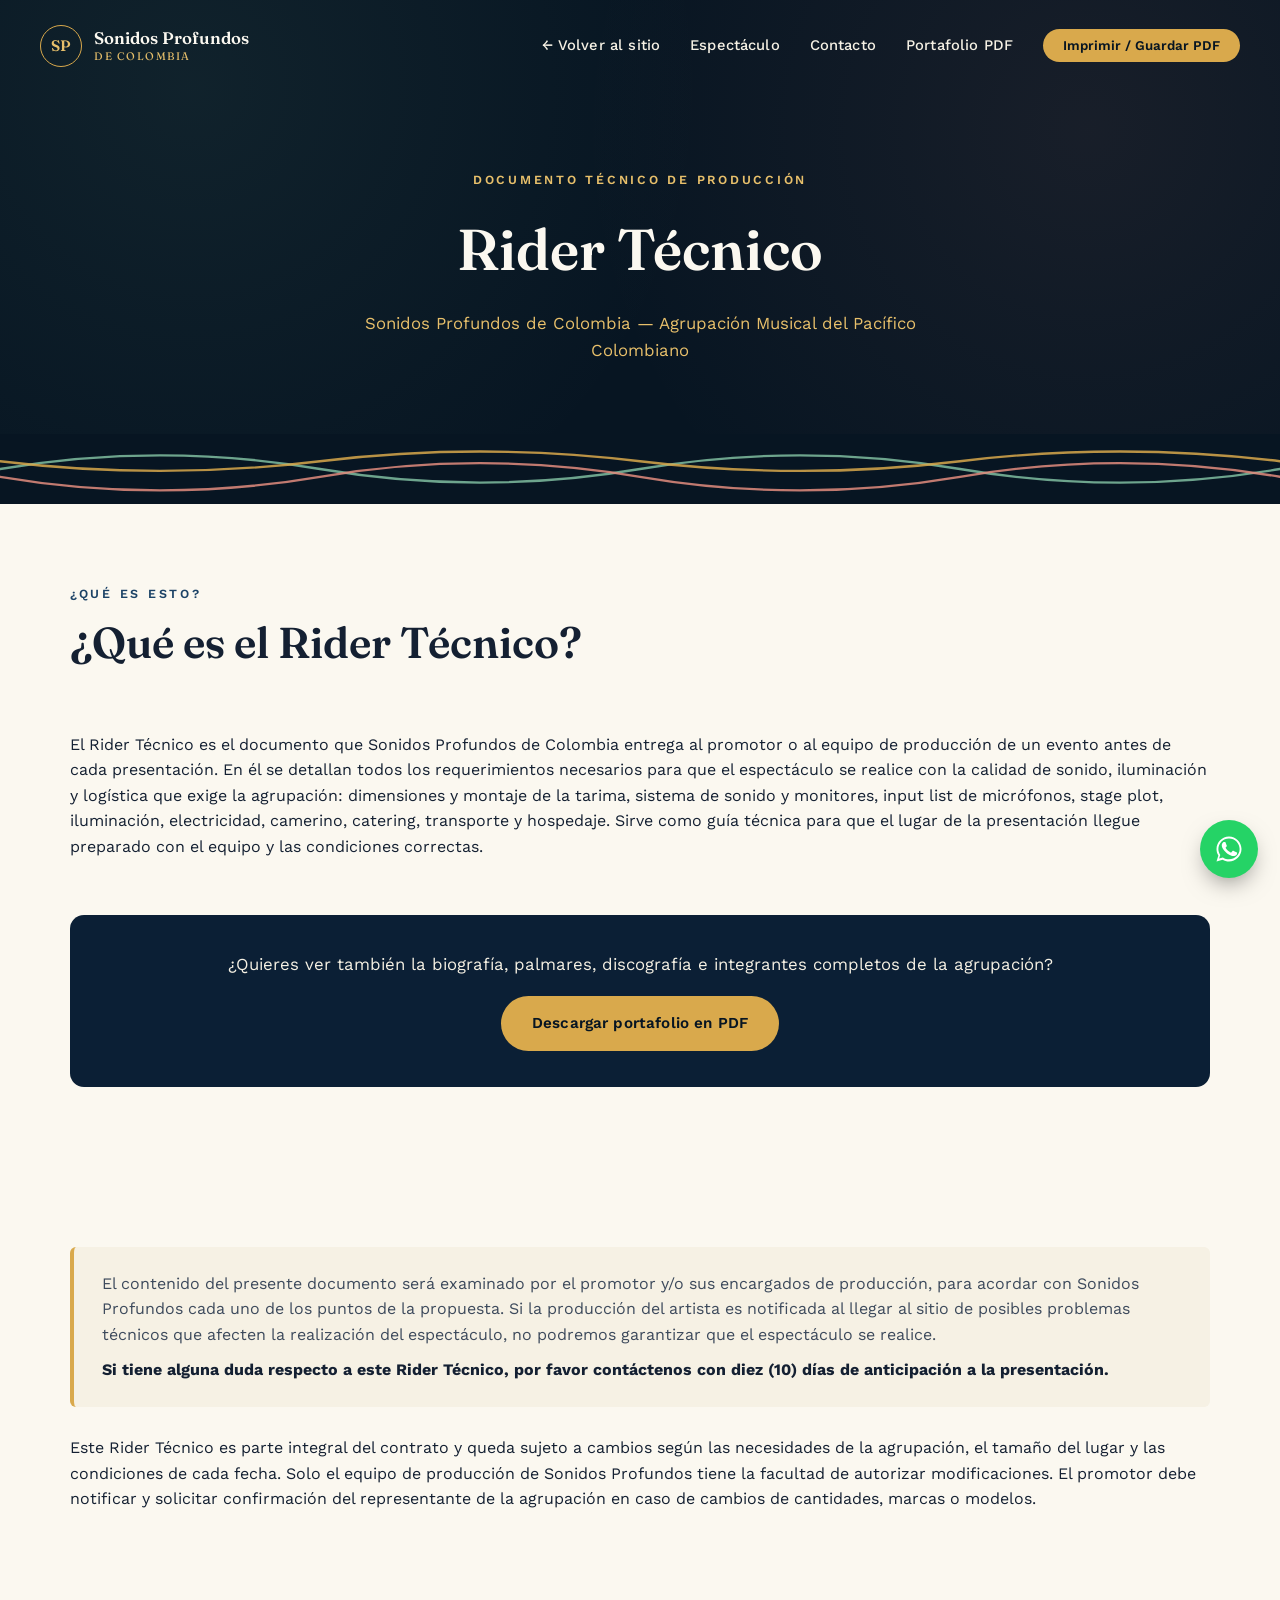
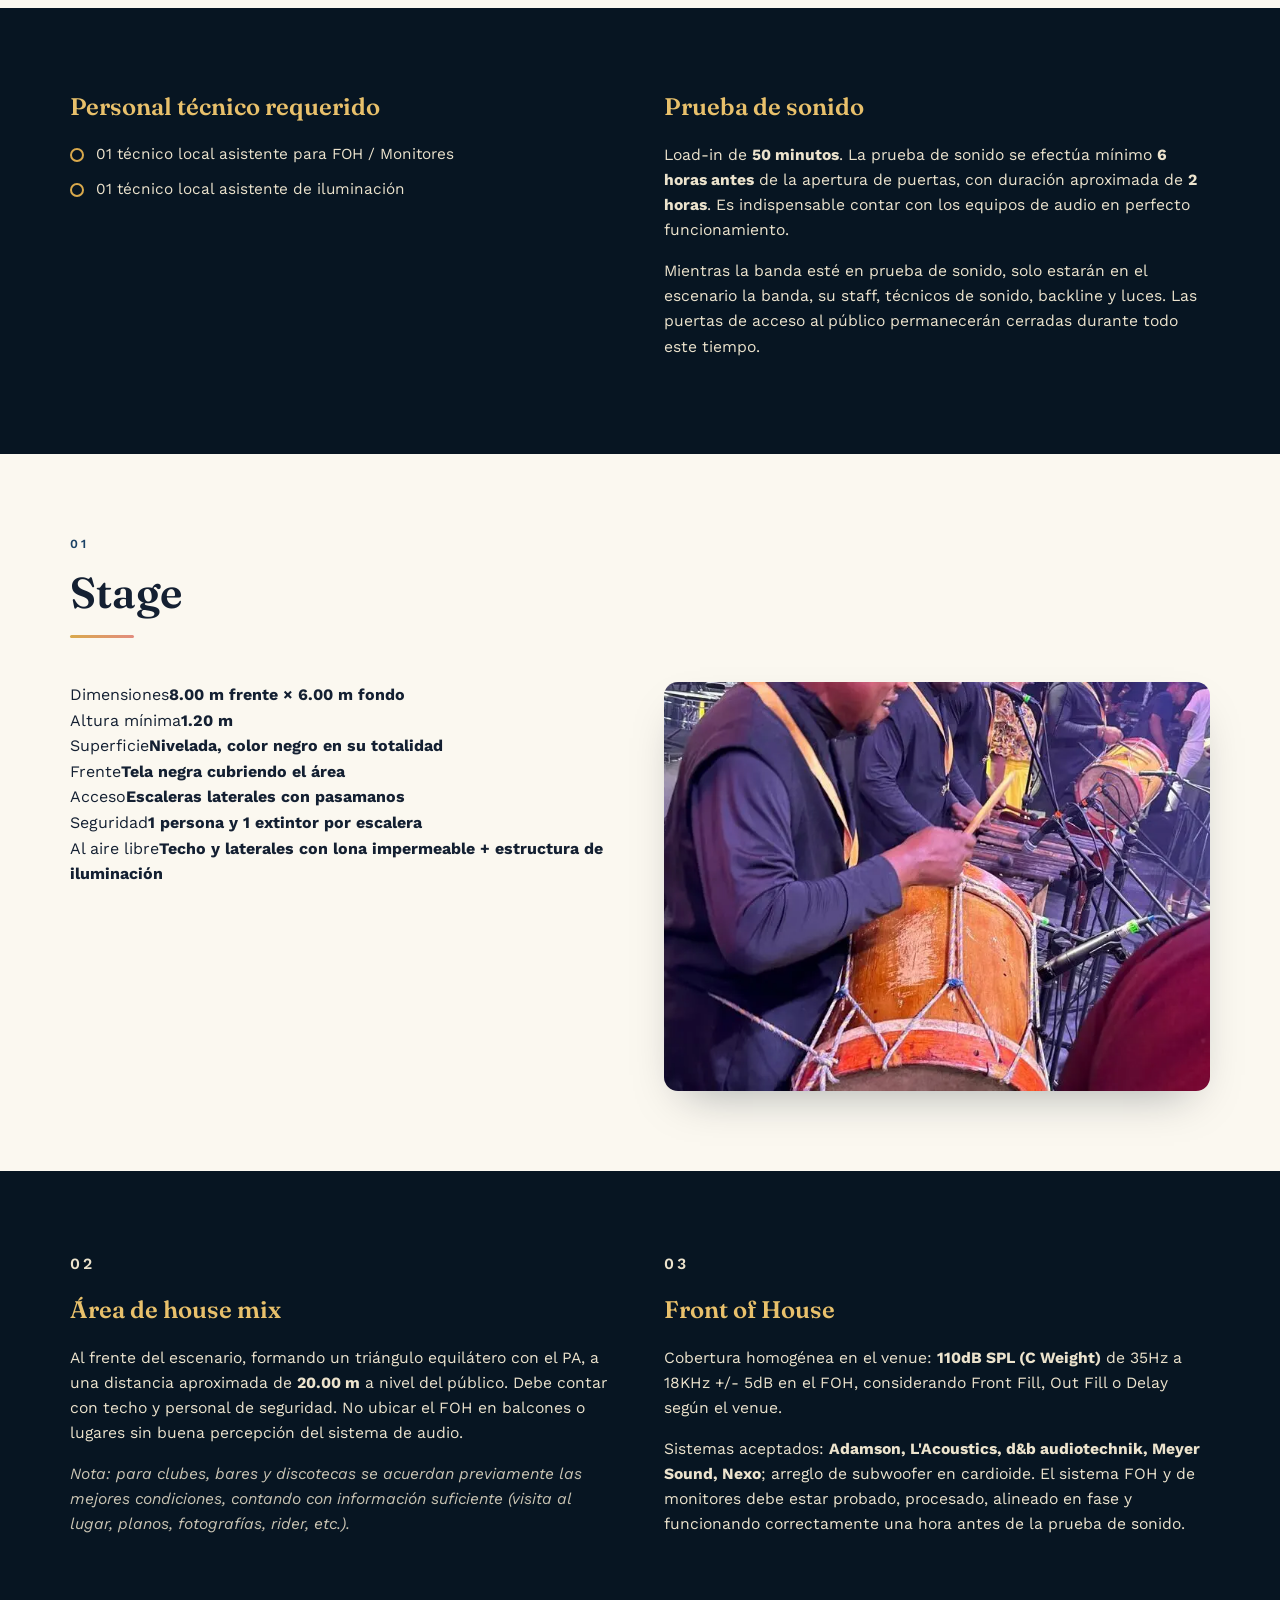
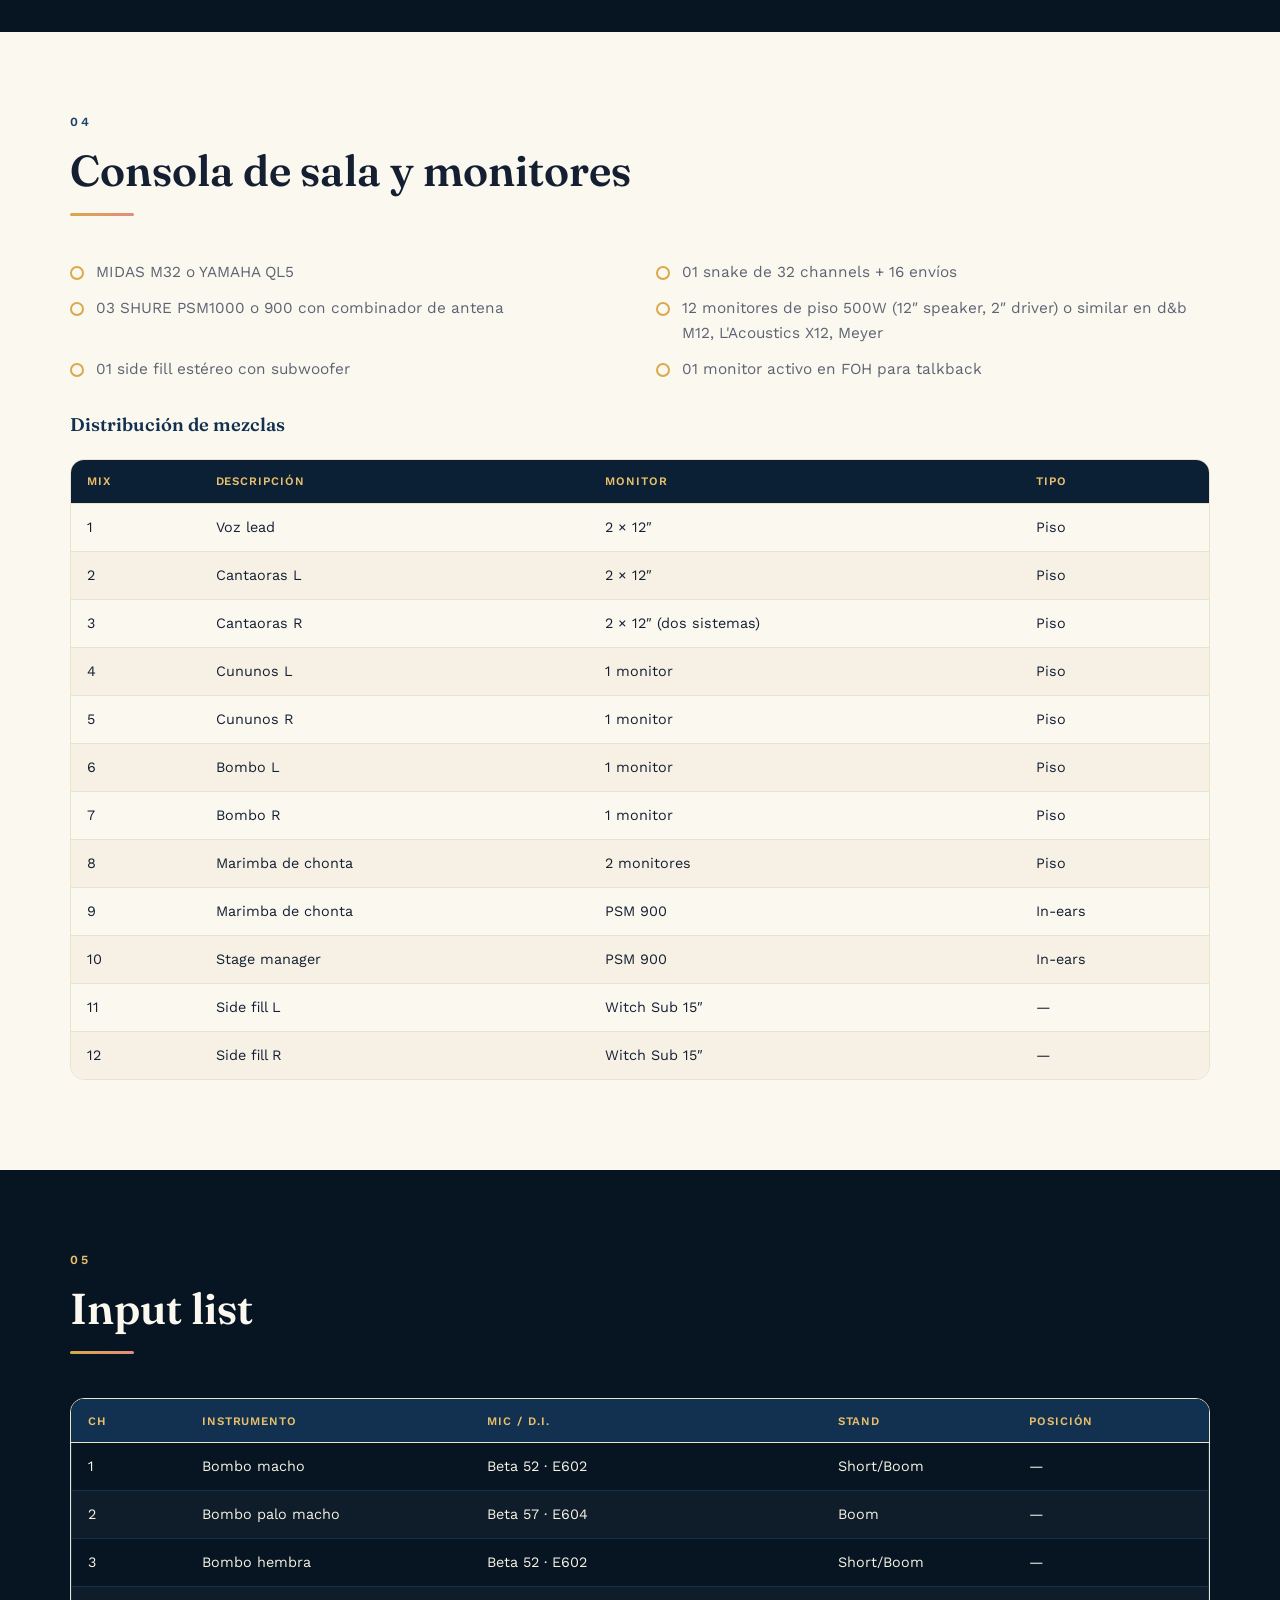
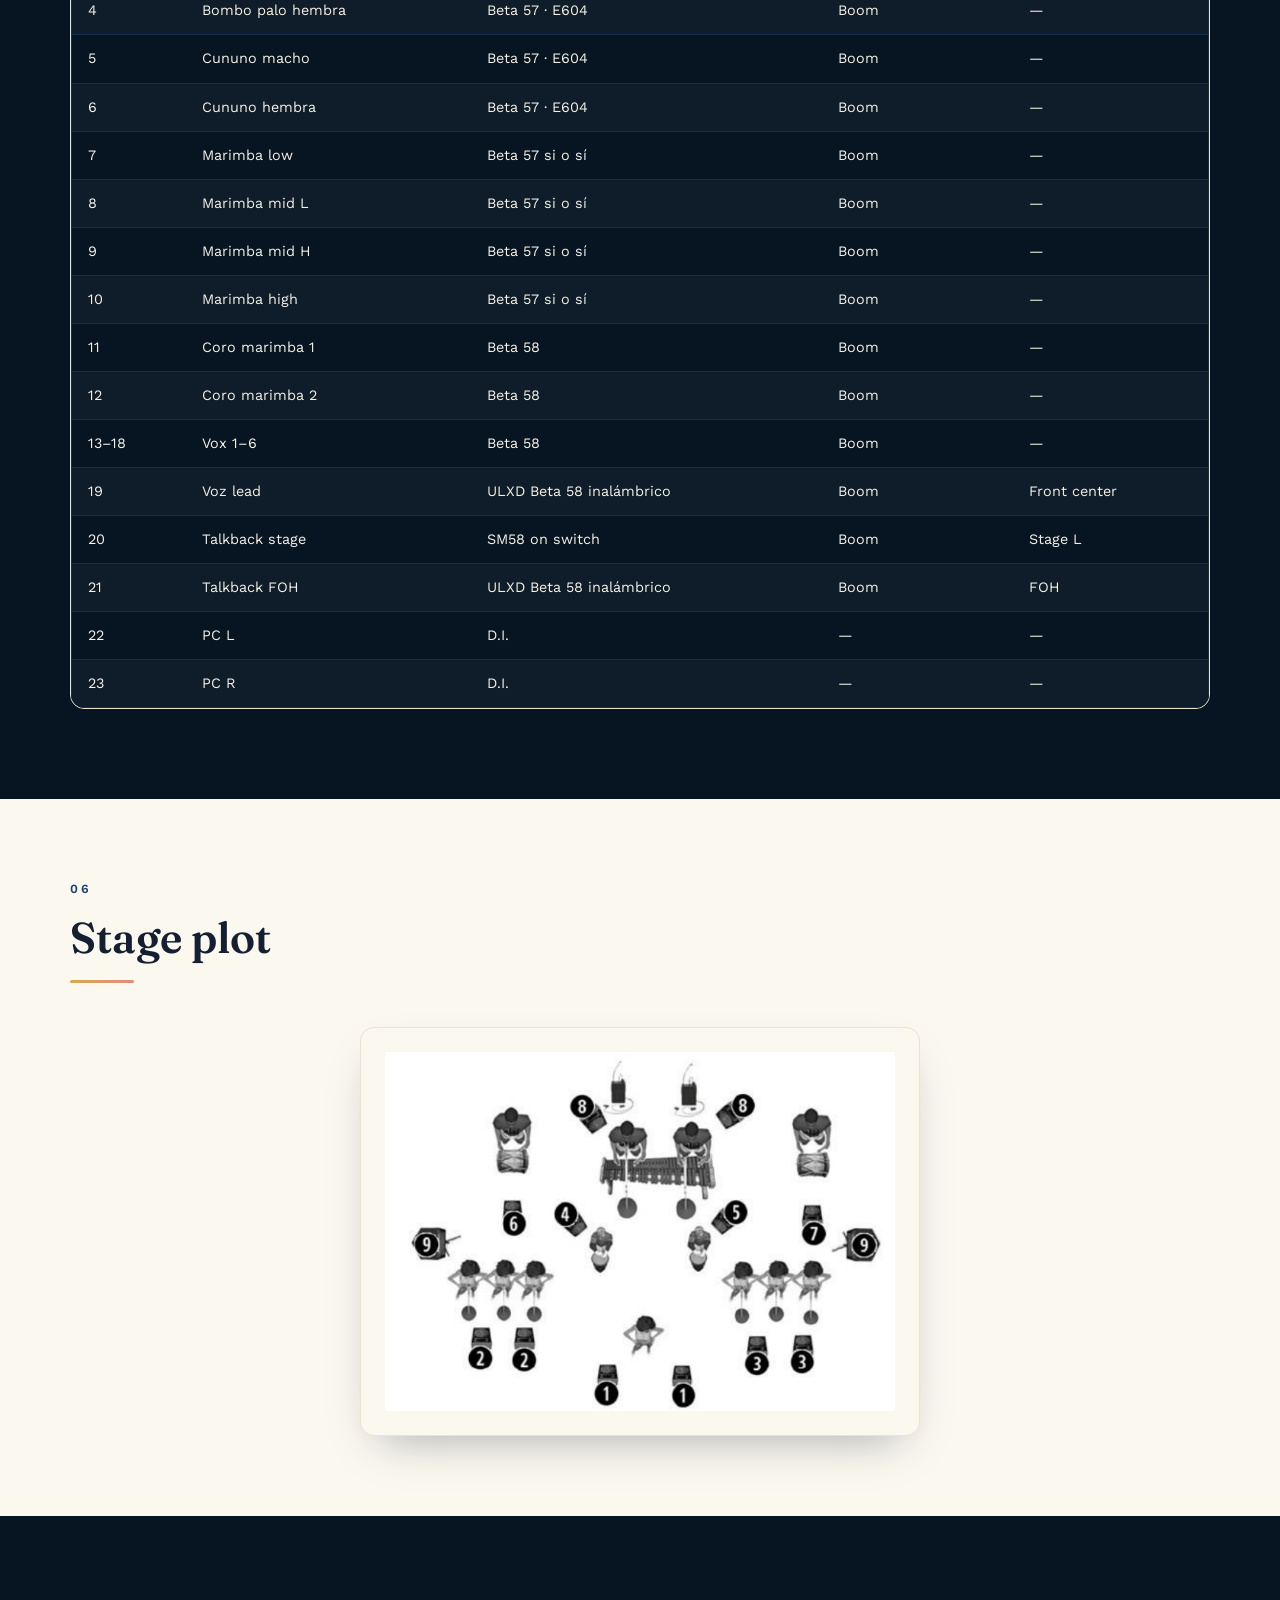
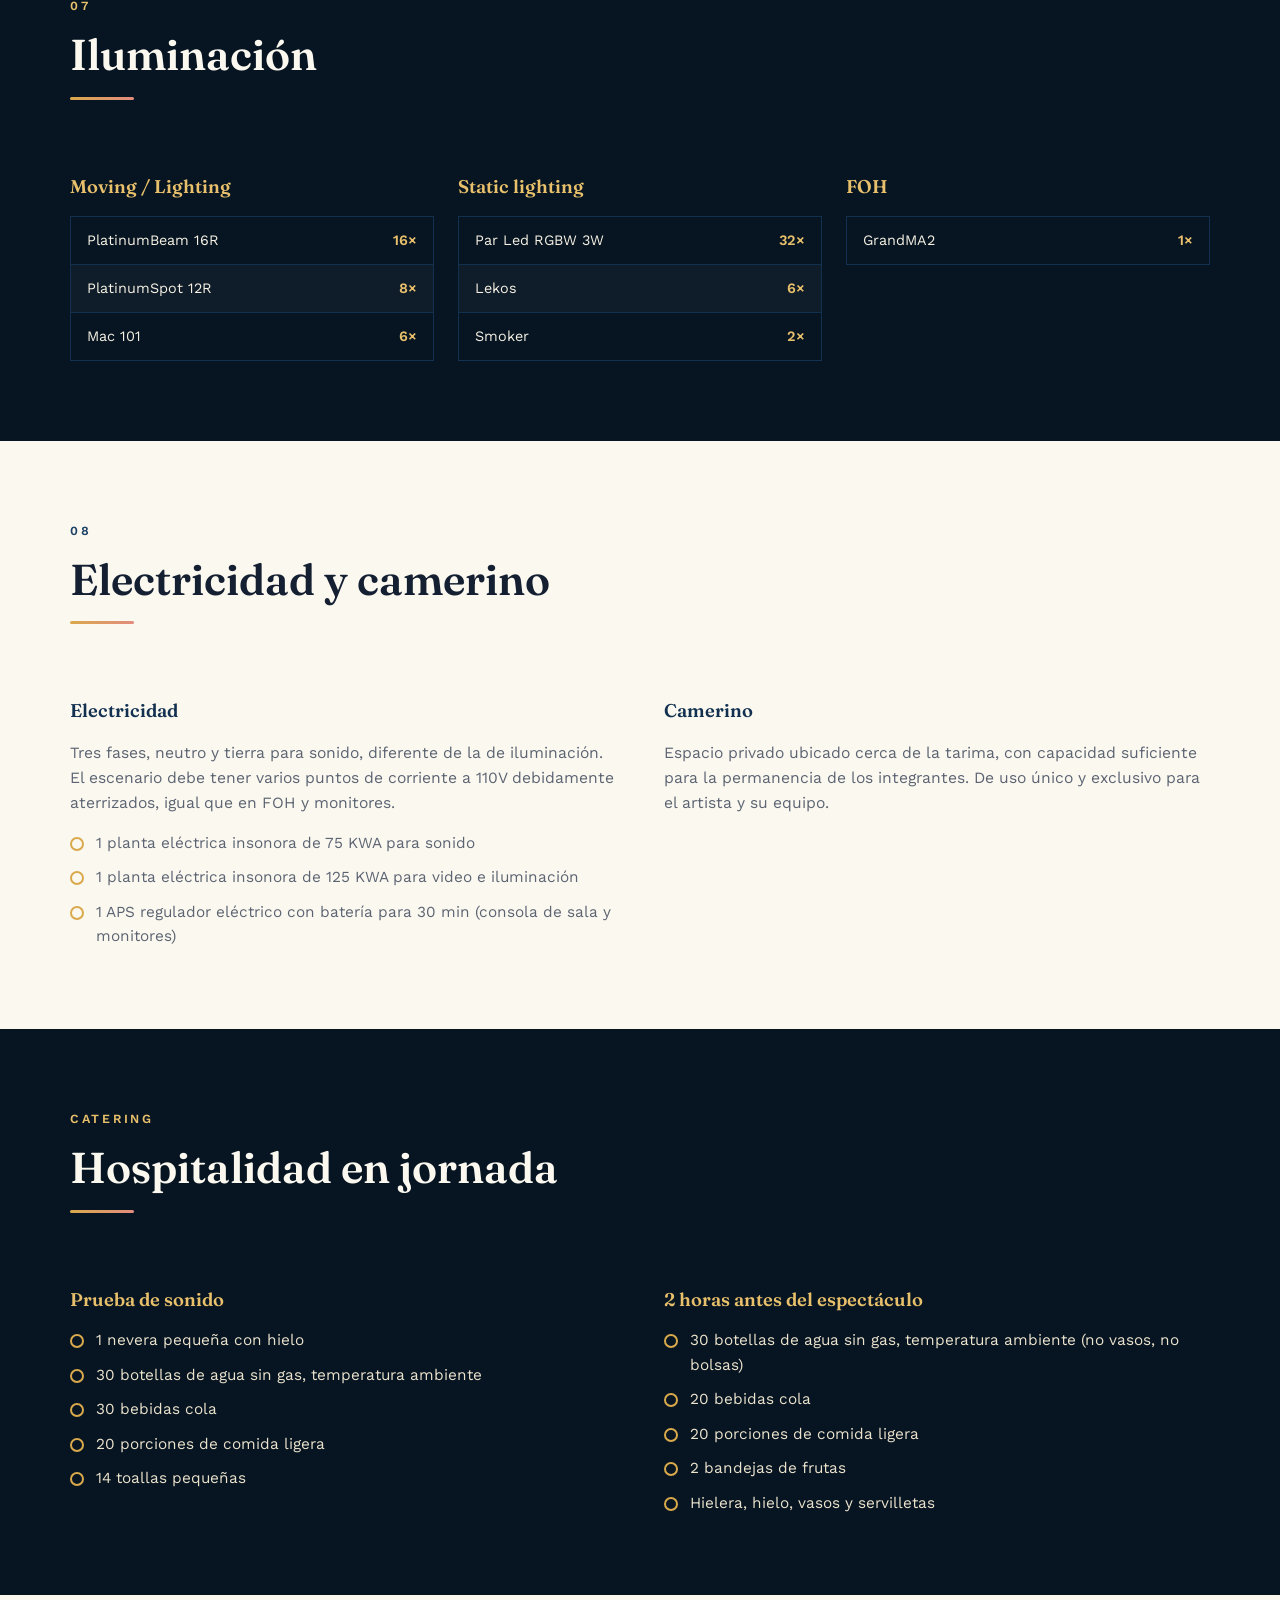
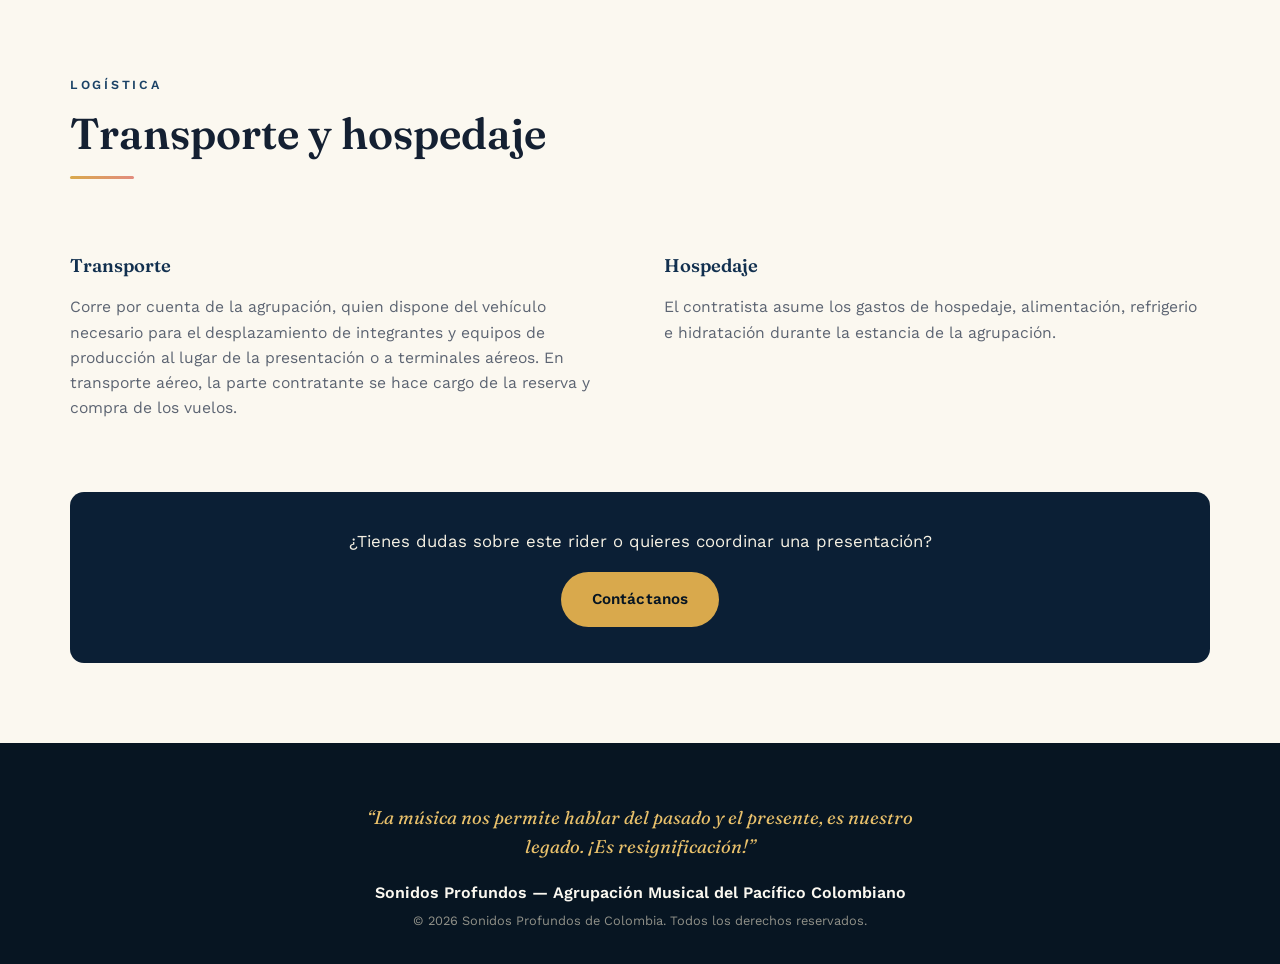
<file: rider-tecnico.html>
<!DOCTYPE html>
<html lang="es">
<head>
<meta charset="UTF-8">
<meta name="viewport" content="width=device-width, initial-scale=1.0">
<title>Rider Técnico — Sonidos Profundos de Colombia</title>
<meta name="description" content="Rider técnico oficial de Sonidos Profundos de Colombia: requerimientos de tarima, sonido, iluminación, stage plot, input list, electricidad y logística para producción de eventos.">
<meta name="theme-color" content="#0b1f35">
<meta name="robots" content="noindex">

<!-- Open Graph / Facebook / WhatsApp -->
<meta property="og:type" content="website">
<meta property="og:site_name" content="Sonidos Profundos de Colombia">
<meta property="og:title" content="Rider Técnico — Sonidos Profundos de Colombia">
<meta property="og:description" content="Requerimientos de tarima, sonido, iluminación, stage plot, input list, electricidad y logística para producción de eventos.">
<meta property="og:image" content="https://sonidosprofundos.example.com/images/stage-plot.png">
<meta property="og:locale" content="es_CO">

<!-- Twitter Card -->
<meta name="twitter:card" content="summary_large_image">
<meta name="twitter:title" content="Rider Técnico — Sonidos Profundos de Colombia">
<meta name="twitter:description" content="Requerimientos de tarima, sonido, iluminación, stage plot, input list, electricidad y logística para producción de eventos.">
<meta name="twitter:image" content="https://sonidosprofundos.example.com/images/stage-plot.png">

<!-- Favicon -->
<link rel="icon" type="image/svg+xml" href="images/favicon.svg">
<link rel="icon" type="image/png" sizes="16x16" href="images/favicon-16.png">
<link rel="icon" type="image/png" sizes="32x32" href="images/favicon-32.png">
<link rel="apple-touch-icon" sizes="180x180" href="images/favicon-180.png">

<link rel="preconnect" href="https://fonts.googleapis.com">
<link rel="preconnect" href="https://fonts.gstatic.com" crossorigin>
<link href="https://fonts.googleapis.com/css2?family=Fraunces:ital,opsz,wght@0,9..144,400;0,9..144,500;0,9..144,600;0,9..144,700;1,9..144,500&family=Work+Sans:wght@300;400;500;600;700&display=swap" rel="stylesheet">

<link rel="stylesheet" href="css/styles.css">
<link rel="stylesheet" href="css/rider.css">
</head>
<body>

<a href="#main-content" class="skip-link">Saltar al contenido principal</a>

<header class="site-header is-scrolled" id="siteHeader">
  <div class="header-inner">
    <a href="index.html" class="brand">
      <span class="brand__mark">SP</span>
      <span class="brand__name">Sonidos Profundos<em>de Colombia</em></span>
    </a>

    <nav class="main-nav" id="mainNav">
      <a href="index.html">← Volver al sitio</a>
      <a href="index.html#espectaculo">Espectáculo</a>
      <a href="index.html#contacto">Contacto</a>
      <a href="docs/Sonidos_Profundos_Portafolio.pdf" target="_blank" rel="noopener">Portafolio PDF</a>
      <button class="nav-cta print-btn" type="button" onclick="window.print()">Imprimir / Guardar PDF</button>
    </nav>

    <button class="nav-toggle" id="navToggle" aria-label="Abrir menú" aria-expanded="false" aria-controls="mainNav">
      <span></span><span></span><span></span>
    </button>
  </div>
</header>

<div class="nav-overlay" id="navOverlay" aria-hidden="true"></div>

<main id="main-content">

  <!-- RIDER HERO -->
  <section class="rider-hero">
    <div class="container">
      <p class="eyebrow eyebrow--light">Documento técnico de producción</p>
      <h1 class="rider-hero__title">Rider Técnico</h1>
      <p class="rider-hero__subtitle">Sonidos Profundos de Colombia — Agrupación Musical del Pacífico Colombiano</p>
    </div>
  </section>

  <div class="river-divider" aria-hidden="true">
    <svg viewBox="0 0 1440 90" preserveAspectRatio="none">
      <path class="river-path river-path--mint" d="M0,45 Q 180,10 360,45 T 720,45 T 1080,45 T 1440,45" />
      <path class="river-path river-path--coral" d="M0,55 Q 180,90 360,55 T 720,55 T 1080,55 T 1440,55" />
      <path class="river-path river-path--gold" d="M0,35 Q 180,60 360,35 T 720,35 T 1080,35 T 1440,35" />
    </svg>
  </div>

  <!-- QUE ES EL RIDER TECNICO -->
  <section class="section section--cream rider-section">
    <div class="container">
      <p class="eyebrow">¿Qué es esto?</p>
      <h2 class="section-title">¿Qué es el Rider Técnico?</h2>
      <p>El Rider Técnico es el documento que Sonidos Profundos de Colombia entrega al promotor o al equipo de producción de un evento antes de cada presentación. En él se detallan todos los requerimientos necesarios para que el espectáculo se realice con la calidad de sonido, iluminación y logística que exige la agrupación: dimensiones y montaje de la tarima, sistema de sonido y monitores, input list de micrófonos, stage plot, iluminación, electricidad, camerino, catering, transporte y hospedaje. Sirve como guía técnica para que el lugar de la presentación llegue preparado con el equipo y las condiciones correctas.</p>

      <div class="rider-cta">
        <p>¿Quieres ver también la biografía, palmares, discografía e integrantes completos de la agrupación?</p>
        <a href="docs/Sonidos_Profundos_Portafolio.pdf" class="btn btn--gold" target="_blank" rel="noopener">Descargar portafolio en PDF</a>
      </div>
    </div>
  </section>

  <!-- AVISO GENERAL -->
  <section class="section section--cream rider-section">
    <div class="container">
      <div class="callout reveal">
        <p>El contenido del presente documento será examinado por el promotor y/o sus encargados de producción, para acordar con Sonidos Profundos cada uno de los puntos de la propuesta. Si la producción del artista es notificada al llegar al sitio de posibles problemas técnicos que afecten la realización del espectáculo, no podremos garantizar que el espectáculo se realice.</p>
        <p><strong>Si tiene alguna duda respecto a este Rider Técnico, por favor contáctenos con diez (10) días de anticipación a la presentación.</strong></p>
      </div>

      <p class="reveal">Este Rider Técnico es parte integral del contrato y queda sujeto a cambios según las necesidades de la agrupación, el tamaño del lugar y las condiciones de cada fecha. Solo el equipo de producción de Sonidos Profundos tiene la facultad de autorizar modificaciones. El promotor debe notificar y solicitar confirmación del representante de la agrupación en caso de cambios de cantidades, marcas o modelos.</p>
    </div>
  </section>

  <!-- PERSONAL Y PRUEBA DE SONIDO -->
  <section class="section section--navy rider-section">
    <div class="container">
      <div class="rider-grid reveal">
        <div class="rider-block">
          <h2 class="rider-heading">Personal técnico requerido</h2>
          <ul class="check-list">
            <li>01 técnico local asistente para FOH / Monitores</li>
            <li>01 técnico local asistente de iluminación</li>
          </ul>
        </div>
        <div class="rider-block">
          <h2 class="rider-heading">Prueba de sonido</h2>
          <p>Load-in de <strong>50 minutos</strong>. La prueba de sonido se efectúa mínimo <strong>6 horas antes</strong> de la apertura de puertas, con duración aproximada de <strong>2 horas</strong>. Es indispensable contar con los equipos de audio en perfecto funcionamiento.</p>
          <p>Mientras la banda esté en prueba de sonido, solo estarán en el escenario la banda, su staff, técnicos de sonido, backline y luces. Las puertas de acceso al público permanecerán cerradas durante todo este tiempo.</p>
        </div>
      </div>
    </div>
  </section>

  <!-- 1. STAGE -->
  <section class="section section--cream rider-section" id="stage">
    <div class="container">
      <p class="eyebrow">01</p>
      <h2 class="section-title reveal">Stage</h2>
      <div class="rider-grid reveal">
        <ul class="spec-list">
          <li><span>Dimensiones</span><strong>8.00 m frente × 6.00 m fondo</strong></li>
          <li><span>Altura mínima</span><strong>1.20 m</strong></li>
          <li><span>Superficie</span><strong>Nivelada, color negro en su totalidad</strong></li>
          <li><span>Frente</span><strong>Tela negra cubriendo el área</strong></li>
          <li><span>Acceso</span><strong>Escaleras laterales con pasamanos</strong></li>
          <li><span>Seguridad</span><strong>1 persona y 1 extintor por escalera</strong></li>
          <li><span>Al aire libre</span><strong>Techo y laterales con lona impermeable + estructura de iluminación</strong></li>
        </ul>
        <figure class="photo-frame">
          <picture><source srcset="images/foto-percusion-detalle.webp" type="image/webp"><img src="images/foto-percusion-detalle.jpg" alt="Detalle de instrumento de percusión en tarima" loading="lazy" decoding="async"></picture>
        </figure>
      </div>
    </div>
  </section>

  <!-- 2 y 3: HOUSE MIX / FOH -->
  <section class="section section--navy rider-section">
    <div class="container">
      <div class="rider-grid reveal">
        <div class="rider-block">
          <p class="eyebrow eyebrow--light">02</p>
          <h2 class="rider-heading">Área de house mix</h2>
          <p>Al frente del escenario, formando un triángulo equilátero con el PA, a una distancia aproximada de <strong>20.00 m</strong> a nivel del público. Debe contar con techo y personal de seguridad. No ubicar el FOH en balcones o lugares sin buena percepción del sistema de audio.</p>
          <p class="rider-note">Nota: para clubes, bares y discotecas se acuerdan previamente las mejores condiciones, contando con información suficiente (visita al lugar, planos, fotografías, rider, etc.).</p>
        </div>
        <div class="rider-block">
          <p class="eyebrow eyebrow--light">03</p>
          <h2 class="rider-heading">Front of House</h2>
          <p>Cobertura homogénea en el venue: <strong>110dB SPL (C Weight)</strong> de 35Hz a 18KHz +/- 5dB en el FOH, considerando Front Fill, Out Fill o Delay según el venue.</p>
          <p>Sistemas aceptados: <strong>Adamson, L'Acoustics, d&amp;b audiotechnik, Meyer Sound, Nexo</strong>; arreglo de subwoofer en cardioide. El sistema FOH y de monitores debe estar probado, procesado, alineado en fase y funcionando correctamente una hora antes de la prueba de sonido.</p>
        </div>
      </div>
    </div>
  </section>

  <!-- 4. CONSOLA Y MEZCLAS -->
  <section class="section section--cream rider-section">
    <div class="container">
      <p class="eyebrow">04</p>
      <h2 class="section-title reveal">Consola de sala y monitores</h2>
      <ul class="check-list check-list--cols reveal">
        <li>MIDAS M32 o YAMAHA QL5</li>
        <li>01 snake de 32 channels + 16 envíos</li>
        <li>03 SHURE PSM1000 o 900 con combinador de antena</li>
        <li>12 monitores de piso 500W (12&Prime; speaker, 2&Prime; driver) o similar en d&amp;b M12, L'Acoustics X12, Meyer</li>
        <li>01 side fill estéreo con subwoofer</li>
        <li>01 monitor activo en FOH para talkback</li>
      </ul>

      <h3 class="rider-subheading">Distribución de mezclas</h3>
      <div class="table-wrap reveal">
        <table class="rider-table">
          <thead>
            <tr><th>Mix</th><th>Descripción</th><th>Monitor</th><th>Tipo</th></tr>
          </thead>
          <tbody>
            <tr><td>1</td><td>Voz lead</td><td>2 × 12&Prime;</td><td>Piso</td></tr>
            <tr><td>2</td><td>Cantaoras L</td><td>2 × 12&Prime;</td><td>Piso</td></tr>
            <tr><td>3</td><td>Cantaoras R</td><td>2 × 12&Prime; (dos sistemas)</td><td>Piso</td></tr>
            <tr><td>4</td><td>Cununos L</td><td>1 monitor</td><td>Piso</td></tr>
            <tr><td>5</td><td>Cununos R</td><td>1 monitor</td><td>Piso</td></tr>
            <tr><td>6</td><td>Bombo L</td><td>1 monitor</td><td>Piso</td></tr>
            <tr><td>7</td><td>Bombo R</td><td>1 monitor</td><td>Piso</td></tr>
            <tr><td>8</td><td>Marimba de chonta</td><td>2 monitores</td><td>Piso</td></tr>
            <tr><td>9</td><td>Marimba de chonta</td><td>PSM 900</td><td>In-ears</td></tr>
            <tr><td>10</td><td>Stage manager</td><td>PSM 900</td><td>In-ears</td></tr>
            <tr><td>11</td><td>Side fill L</td><td>Witch Sub 15&Prime;</td><td>—</td></tr>
            <tr><td>12</td><td>Side fill R</td><td>Witch Sub 15&Prime;</td><td>—</td></tr>
          </tbody>
        </table>
      </div>
    </div>
  </section>

  <!-- 5. INPUT LIST -->
  <section class="section section--navy rider-section">
    <div class="container">
      <p class="eyebrow eyebrow--light">05</p>
      <h2 class="section-title section-title--light reveal">Input list</h2>
      <div class="table-wrap reveal">
        <table class="rider-table rider-table--dark">
          <thead>
            <tr><th>Ch</th><th>Instrumento</th><th>Mic / D.I.</th><th>Stand</th><th>Posición</th></tr>
          </thead>
          <tbody>
            <tr><td>1</td><td>Bombo macho</td><td>Beta 52 · E602</td><td>Short/Boom</td><td>—</td></tr>
            <tr><td>2</td><td>Bombo palo macho</td><td>Beta 57 · E604</td><td>Boom</td><td>—</td></tr>
            <tr><td>3</td><td>Bombo hembra</td><td>Beta 52 · E602</td><td>Short/Boom</td><td>—</td></tr>
            <tr><td>4</td><td>Bombo palo hembra</td><td>Beta 57 · E604</td><td>Boom</td><td>—</td></tr>
            <tr><td>5</td><td>Cununo macho</td><td>Beta 57 · E604</td><td>Boom</td><td>—</td></tr>
            <tr><td>6</td><td>Cununo hembra</td><td>Beta 57 · E604</td><td>Boom</td><td>—</td></tr>
            <tr><td>7</td><td>Marimba low</td><td>Beta 57 si o sí</td><td>Boom</td><td>—</td></tr>
            <tr><td>8</td><td>Marimba mid L</td><td>Beta 57 si o sí</td><td>Boom</td><td>—</td></tr>
            <tr><td>9</td><td>Marimba mid H</td><td>Beta 57 si o sí</td><td>Boom</td><td>—</td></tr>
            <tr><td>10</td><td>Marimba high</td><td>Beta 57 si o sí</td><td>Boom</td><td>—</td></tr>
            <tr><td>11</td><td>Coro marimba 1</td><td>Beta 58</td><td>Boom</td><td>—</td></tr>
            <tr><td>12</td><td>Coro marimba 2</td><td>Beta 58</td><td>Boom</td><td>—</td></tr>
            <tr><td>13–18</td><td>Vox 1–6</td><td>Beta 58</td><td>Boom</td><td>—</td></tr>
            <tr><td>19</td><td>Voz lead</td><td>ULXD Beta 58 inalámbrico</td><td>Boom</td><td>Front center</td></tr>
            <tr><td>20</td><td>Talkback stage</td><td>SM58 on switch</td><td>Boom</td><td>Stage L</td></tr>
            <tr><td>21</td><td>Talkback FOH</td><td>ULXD Beta 58 inalámbrico</td><td>Boom</td><td>FOH</td></tr>
            <tr><td>22</td><td>PC L</td><td>D.I.</td><td>—</td><td>—</td></tr>
            <tr><td>23</td><td>PC R</td><td>D.I.</td><td>—</td><td>—</td></tr>
          </tbody>
        </table>
      </div>
    </div>
  </section>

  <!-- 6. STAGE PLOT -->
  <section class="section section--cream rider-section">
    <div class="container">
      <p class="eyebrow">06</p>
      <h2 class="section-title reveal">Stage plot</h2>
      <figure class="stage-plot-frame reveal">
        <img src="images/stage-plot.png" alt="Diagrama de distribución de instrumentos en tarima: marimba, cununos, bombos y cantaoras" loading="lazy" decoding="async">
      </figure>
    </div>
  </section>

  <!-- 7. ILUMINACION -->
  <section class="section section--navy rider-section">
    <div class="container">
      <p class="eyebrow eyebrow--light">07</p>
      <h2 class="section-title section-title--light reveal">Iluminación</h2>

      <div class="light-tables reveal">
        <div>
          <h3 class="rider-subheading rider-subheading--light">Moving / Lighting</h3>
          <table class="rider-table rider-table--dark rider-table--compact">
            <tbody>
              <tr><td>PlatinumBeam 16R</td><td>16×</td></tr>
              <tr><td>PlatinumSpot 12R</td><td>8×</td></tr>
              <tr><td>Mac 101</td><td>6×</td></tr>
            </tbody>
          </table>
        </div>
        <div>
          <h3 class="rider-subheading rider-subheading--light">Static lighting</h3>
          <table class="rider-table rider-table--dark rider-table--compact">
            <tbody>
              <tr><td>Par Led RGBW 3W</td><td>32×</td></tr>
              <tr><td>Lekos</td><td>6×</td></tr>
              <tr><td>Smoker</td><td>2×</td></tr>
            </tbody>
          </table>
        </div>
        <div>
          <h3 class="rider-subheading rider-subheading--light">FOH</h3>
          <table class="rider-table rider-table--dark rider-table--compact">
            <tbody>
              <tr><td>GrandMA2</td><td>1×</td></tr>
            </tbody>
          </table>
        </div>
      </div>
    </div>
  </section>

  <!-- 8. ELECTRICIDAD Y CAMERINO -->
  <section class="section section--cream rider-section">
    <div class="container">
      <p class="eyebrow">08</p>
      <h2 class="section-title reveal">Electricidad y camerino</h2>
      <div class="rider-grid reveal">
        <div class="rider-block">
          <h3 class="rider-subheading">Electricidad</h3>
          <p>Tres fases, neutro y tierra para sonido, diferente de la de iluminación. El escenario debe tener varios puntos de corriente a 110V debidamente aterrizados, igual que en FOH y monitores.</p>
          <ul class="check-list">
            <li>1 planta eléctrica insonora de 75 KWA para sonido</li>
            <li>1 planta eléctrica insonora de 125 KWA para video e iluminación</li>
            <li>1 APS regulador eléctrico con batería para 30 min (consola de sala y monitores)</li>
          </ul>
        </div>
        <div class="rider-block">
          <h3 class="rider-subheading">Camerino</h3>
          <p>Espacio privado ubicado cerca de la tarima, con capacidad suficiente para la permanencia de los integrantes. De uso único y exclusivo para el artista y su equipo.</p>
        </div>
      </div>
    </div>
  </section>

  <!-- CATERING -->
  <section class="section section--navy rider-section">
    <div class="container">
      <p class="eyebrow eyebrow--light">Catering</p>
      <h2 class="section-title section-title--light reveal">Hospitalidad en jornada</h2>
      <div class="rider-grid reveal">
        <div class="rider-block">
          <h3 class="rider-subheading rider-subheading--light">Prueba de sonido</h3>
          <ul class="check-list check-list--light">
            <li>1 nevera pequeña con hielo</li>
            <li>30 botellas de agua sin gas, temperatura ambiente</li>
            <li>30 bebidas cola</li>
            <li>20 porciones de comida ligera</li>
            <li>14 toallas pequeñas</li>
          </ul>
        </div>
        <div class="rider-block">
          <h3 class="rider-subheading rider-subheading--light">2 horas antes del espectáculo</h3>
          <ul class="check-list check-list--light">
            <li>30 botellas de agua sin gas, temperatura ambiente (no vasos, no bolsas)</li>
            <li>20 bebidas cola</li>
            <li>20 porciones de comida ligera</li>
            <li>2 bandejas de frutas</li>
            <li>Hielera, hielo, vasos y servilletas</li>
          </ul>
        </div>
      </div>
    </div>
  </section>

  <!-- TRANSPORTE -->
  <section class="section section--cream rider-section">
    <div class="container">
      <p class="eyebrow">Logística</p>
      <h2 class="section-title reveal">Transporte y hospedaje</h2>
      <div class="rider-grid reveal">
        <div class="rider-block">
          <h3 class="rider-subheading">Transporte</h3>
          <p>Corre por cuenta de la agrupación, quien dispone del vehículo necesario para el desplazamiento de integrantes y equipos de producción al lugar de la presentación o a terminales aéreos. En transporte aéreo, la parte contratante se hace cargo de la reserva y compra de los vuelos.</p>
        </div>
        <div class="rider-block">
          <h3 class="rider-subheading">Hospedaje</h3>
          <p>El contratista asume los gastos de hospedaje, alimentación, refrigerio e hidratación durante la estancia de la agrupación.</p>
        </div>
      </div>

      <div class="rider-cta reveal">
        <p>¿Tienes dudas sobre este rider o quieres coordinar una presentación?</p>
        <a href="index.html#contacto" class="btn btn--gold">Contáctanos</a>
      </div>
    </div>
  </section>

</main>

<footer class="site-footer">
  <div class="container footer-inner">
    <p class="footer-quote">&ldquo;La música nos permite hablar del pasado y el presente, es nuestro legado. ¡Es resignificación!&rdquo;</p>
    <p class="footer-name">Sonidos Profundos — Agrupación Musical del Pacífico Colombiano</p>
    <p class="footer-credit">&copy; <span id="year"></span> Sonidos Profundos de Colombia. Todos los derechos reservados.</p>
  </div>
</footer>

<a href="https://wa.me/573166200394?text=Hola%20Sonidos%20Profundos%2C%20quisiera%20informaci%C3%B3n%20sobre%20una%20presentaci%C3%B3n."
   class="whatsapp-float" target="_blank" rel="noopener" aria-label="Escríbenos por WhatsApp">
  <svg viewBox="0 0 24 24" aria-hidden="true"><path d="M17.5 14.4c-.3-.1-1.7-.9-2-1-.3-.1-.5-.1-.7.1-.2.3-.8 1-.9 1.1-.2.2-.3.2-.6.1-.3-.1-1.2-.5-2.3-1.5-.9-.8-1.4-1.7-1.6-2-.2-.3 0-.5.1-.6.1-.1.3-.3.4-.5.1-.1.2-.3.3-.4.1-.2 0-.4 0-.5 0-.1-.7-1.7-.9-2.3-.2-.6-.5-.5-.7-.5h-.6c-.2 0-.5.1-.8.4-.3.3-1 1-1 2.4s1.1 2.8 1.2 3c.1.2 2.2 3.3 5.2 4.6.7.3 1.3.5 1.8.7.7.2 1.4.2 1.9.1.6-.1 1.7-.7 2-1.4.2-.7.2-1.2.2-1.4-.1-.1-.3-.2-.6-.3z"/><path d="M12 2C6.5 2 2 6.5 2 12c0 1.9.5 3.6 1.5 5.2L2 22l4.9-1.4C8.4 21.5 10.1 22 12 22c5.5 0 10-4.5 10-10S17.5 2 12 2zm0 18.2c-1.7 0-3.3-.5-4.6-1.3l-.3-.2-3 .9.9-2.9-.2-.3C4 15 3.5 13.5 3.5 12 3.5 7.3 7.3 3.5 12 3.5S20.5 7.3 20.5 12 16.7 20.2 12 20.2z"/></svg>
</a>

<script src="js/script.js"></script>
</body>
</html>
</file>
<file: css/styles.css>
/* =========================================================
   SONIDO PROFUNDO DE TIMBIQUÍ — Design tokens
   Paleta derivada del portafolio impreso: azul profundo del
   "río de la noche", dorado de los reconocimientos, y los
   tres acentos del patrón de olas (coral, menta, oro pálido)
   que representan currulao, marimba y agua.
========================================================= */
:root {
  --navy-950: #071522;
  --navy-900: #0b1f35;
  --navy-800: #12304f;
  --navy-700: #1b4266;

  --gold-500: #d9a94c;
  --gold-400: #e8c06b;
  --gold-100: #f5e3b8;

  --cream-050: #fbf8f0;
  --cream-100: #f6f1e4;
  --cream-200: #ece3cd;

  --coral-400: #e28c7e;
  --mint-400: #7fbea0;

  --ink: #142032;
  --ink-soft: #3d4a5c;
  --paper-ink: #5c6472;

  --font-display: 'Fraunces', 'Georgia', serif;
  --font-body: 'Work Sans', 'Segoe UI', sans-serif;

  --radius-sm: 6px;
  --radius-md: 14px;
  --shadow-soft: 0 20px 45px -20px rgba(7, 21, 34, .35);

  --ease: cubic-bezier(.22, .75, .32, 1);
}

*,
*::before,
*::after {
  box-sizing: border-box;
}

html {
  scroll-behavior: smooth;
}

@media (prefers-reduced-motion: reduce) {
  html {
    scroll-behavior: auto;
  }

  *,
  *::before,
  *::after {
    animation-duration: .001ms !important;
    animation-iteration-count: 1 !important;
    transition-duration: .001ms !important;
    scroll-behavior: auto !important;
  }
}

body {
  margin: 0;
  font-family: var(--font-body);
  color: var(--ink);
  background: var(--cream-050);
  line-height: 1.6;
  -webkit-font-smoothing: antialiased;
}

img {
  max-width: 100%;
  display: block;
}

picture {
  display: contents;
}

a {
  color: inherit;
  text-decoration: none;
}

ul {
  list-style: none;
  margin: 0;
  padding: 0;
}

h1,
h2,
h3 {
  font-family: var(--font-display);
  margin: 0;
}

p {
  margin: 0 0 1em;
}

button {
  font-family: inherit;
  cursor: pointer;
}

.container {
  width: min(1140px, 92%);
  margin-inline: auto;
}

/* focus visibility */
a:focus-visible,
button:focus-visible,
input:focus-visible,
textarea:focus-visible,
select:focus-visible {
  outline: 3px solid var(--gold-500);
  outline-offset: 3px;
}

/* =========================================================
   WhatsApp integration
========================================================= */
.whatsapp-float {
  position: fixed;
  right: 22px;
  bottom: 22px;
  width: 58px;
  height: 58px;
  border-radius: 50%;
  background: #25D366;
  display: flex;
  align-items: center;
  justify-content: center;
  box-shadow: 0 10px 25px -8px rgba(0, 0, 0, .5);
  z-index: 950;
  transition: transform .25s var(--ease), box-shadow .25s var(--ease);
  animation: whatsappPulse 2.8s ease-in-out infinite;
}

.whatsapp-float svg {
  width: 30px;
  height: 30px;
  fill: #fff;
}

.whatsapp-float:hover {
  transform: translateY(-3px) scale(1.05);
  box-shadow: 0 14px 30px -8px rgba(0, 0, 0, .55);
  animation-play-state: paused;
}

@keyframes whatsappPulse {

  0%,
  100% {
    box-shadow: 0 10px 25px -8px rgba(0, 0, 0, .5), 0 0 0 0 rgba(37, 211, 102, .45);
  }

  50% {
    box-shadow: 0 10px 25px -8px rgba(0, 0, 0, .5), 0 0 0 10px rgba(37, 211, 102, 0);
  }
}

@media (prefers-reduced-motion: reduce) {
  .whatsapp-float {
    animation: none;
  }
}

@media (max-width:600px) {
  .whatsapp-float {
    right: 16px;
    bottom: 16px;
    width: 52px;
    height: 52px;
  }

  .whatsapp-float svg {
    width: 26px;
    height: 26px;
  }
}

.whatsapp-inline-btn {
  display: flex;
  align-items: center;
  justify-content: center;
  gap: 10px;
  margin-top: 18px;
  padding: 12px 18px;
  border-radius: 999px;
  background: #25D366;
  color: #fff;
  font-weight: 600;
  font-size: .92rem;
  transition: background .25s var(--ease), transform .25s var(--ease);
}

.whatsapp-inline-btn svg {
  width: 20px;
  height: 20px;
  fill: #fff;
  flex-shrink: 0;
}

.whatsapp-inline-btn:hover {
  background: #1ebe57;
  transform: translateY(-2px);
  color: #fff;
}

/* =========================================================
   Accessibility: skip link
========================================================= */
.skip-link {
  position: absolute;
  top: -60px;
  left: 16px;
  z-index: 2000;
  background: var(--gold-500);
  color: var(--navy-950);
  padding: 12px 20px;
  border-radius: var(--radius-sm);
  font-weight: 600;
  transition: top .25s var(--ease);
}

.skip-link:focus {
  top: 16px;
}

/* =========================================================
   Progress ribbon (river motif) — fills as the visitor scrolls
========================================================= */
.river-progress {
  position: fixed;
  top: 0;
  left: 0;
  right: 0;
  height: 3px;
  background: rgba(11, 31, 53, .15);
  z-index: 1000;
}

.river-progress__fill {
  height: 100%;
  width: 0%;
  background: linear-gradient(90deg, var(--mint-400), var(--gold-500), var(--coral-400));
  transition: width .1s linear;
}

/* =========================================================
   Header
========================================================= */
.site-header {
  position: fixed;
  top: 3px;
  left: 0;
  right: 0;
  z-index: 900;
  padding: 22px 0;
  transition: padding .35s var(--ease), background .35s var(--ease), box-shadow .35s var(--ease);
}

.site-header.is-scrolled {
  padding: 12px 0;
  background: rgba(7, 21, 34, .92);
  backdrop-filter: blur(10px);
  box-shadow: 0 10px 30px -15px rgba(0, 0, 0, .5);
}

.header-inner {
  width: min(1200px, 94%);
  margin-inline: auto;
  display: flex;
  align-items: center;
  justify-content: space-between;
  gap: 24px;
}

.brand {
  display: flex;
  align-items: center;
  gap: 12px;
  color: var(--cream-050);
}

.brand__mark {
  width: 42px;
  height: 42px;
  border: 1.5px solid var(--gold-500);
  border-radius: 50%;
  display: flex;
  align-items: center;
  justify-content: center;
  font-family: var(--font-display);
  font-weight: 600;
  color: var(--gold-400);
  font-size: .95rem;
  letter-spacing: .03em;
  flex-shrink: 0;
}

.brand__name {
  font-family: var(--font-display);
  font-size: 1.05rem;
  font-weight: 600;
  line-height: 1.15;
  display: flex;
  flex-direction: column;
}

.brand__name em {
  font-style: normal;
  font-size: .68rem;
  font-weight: 400;
  letter-spacing: .14em;
  text-transform: uppercase;
  color: var(--gold-400);
  margin-top: 2px;
}

.main-nav {
  display: flex;
  align-items: center;
  gap: 30px;
}

.main-nav a {
  color: var(--cream-100);
  font-size: .92rem;
  font-weight: 500;
  letter-spacing: .01em;
  position: relative;
  padding: 6px 0;
}

.main-nav a:not(.nav-cta)::after {
  content: '';
  position: absolute;
  left: 0;
  bottom: 0;
  width: 0%;
  height: 2px;
  background: var(--gold-500);
  transition: width .3s var(--ease);
}

.main-nav a:not(.nav-cta):hover::after {
  width: 100%;
}

.nav-cta {
  background: var(--gold-500);
  color: var(--navy-950) !important;
  padding: 9px 20px;
  border-radius: 999px;
  font-weight: 600;
  transition: background .25s var(--ease), transform .25s var(--ease);
}

.nav-cta:hover {
  background: var(--gold-400);
  transform: translateY(-1px);
}

.nav-toggle {
  display: none;
  flex-direction: column;
  gap: 5px;
  background: none;
  border: none;
  padding: 11px;
  min-width: 44px;
  min-height: 44px;
  align-items: center;
  justify-content: center;
}

.nav-toggle span {
  width: 26px;
  height: 2px;
  background: var(--cream-050);
  transition: transform .3s var(--ease), opacity .3s var(--ease);
}

.nav-overlay {
  position: fixed;
  inset: 0;
  background: rgba(7, 15, 26, .55);
  z-index: 850;
  opacity: 0;
  pointer-events: none;
  transition: opacity .35s var(--ease);
}

.nav-overlay.is-open {
  opacity: 1;
  pointer-events: auto;
}

/* =========================================================
   Hero
========================================================= */
.hero {
  position: relative;
  min-height: 100vh;
  min-height: 100svh;
  display: flex;
  align-items: flex-end;
  overflow: hidden;
  background: var(--navy-950);
}

.hero__media {
  position: absolute;
  inset: 0;
  background-size: cover;
  background-position: center 32%;
  transform: translateY(var(--parallax, 0px)) scale(1.1);
  filter: saturate(1.05);
  will-change: transform;
}

.hero__scrim {
  position: absolute;
  inset: 0;
  background:
    linear-gradient(180deg, rgba(7, 15, 26, .55) 0%, rgba(7, 15, 26, .35) 35%, rgba(7, 20, 34, .88) 100%);
}

.hero__waves {
  position: absolute;
  bottom: -1px;
  left: 0;
  right: 0;
  width: 100%;
  height: 70px;
  z-index: 2;
}

.hero__content {
  position: relative;
  z-index: 3;
  width: min(880px, 90%);
  margin: 0 auto;
  padding-top: 130px;
  padding-bottom: 110px;
  text-align: center;
  color: var(--cream-050);
}

.eyebrow {
  font-size: .78rem;
  font-weight: 600;
  letter-spacing: .22em;
  text-transform: uppercase;
  color: var(--navy-700);
  margin-bottom: 14px;
}

.eyebrow--light {
  color: var(--gold-400);
}

.hero__title {
  font-size: clamp(2.6rem, 6.5vw, 4.6rem);
  font-weight: 600;
  line-height: 1.02;
  letter-spacing: -.01em;
}

.hero__title span {
  display: block;
  font-size: .42em;
  font-weight: 400;
  font-style: italic;
  letter-spacing: .02em;
  color: var(--gold-400);
  margin-top: .3em;
}

.hero__quote {
  font-family: var(--font-display);
  font-style: italic;
  font-size: clamp(1.05rem, 2vw, 1.3rem);
  max-width: 640px;
  margin: 28px auto 34px;
  color: var(--cream-200);
}

.hero__actions {
  display: flex;
  gap: 16px;
  justify-content: center;
  flex-wrap: wrap;
  margin-bottom: 56px;
}

.btn {
  display: inline-flex;
  align-items: center;
  justify-content: center;
  padding: 14px 30px;
  border-radius: 999px;
  font-weight: 600;
  font-size: .95rem;
  letter-spacing: .01em;
  transition: transform .25s var(--ease), background .25s var(--ease), box-shadow .25s var(--ease), color .25s var(--ease);
  border: 1.5px solid transparent;
}

.btn--gold {
  background: var(--gold-500);
  color: var(--navy-950);
}

.btn--gold:hover {
  background: var(--gold-400);
  transform: translateY(-2px);
  box-shadow: 0 12px 24px -10px rgba(217, 169, 76, .5);
  animation-play-state: paused;
}

.btn--pulse {
  animation: pulseGlow 3.2s ease-in-out infinite;
}

@keyframes pulseGlow {

  0%,
  100% {
    box-shadow: 0 0 0 0 rgba(217, 169, 76, .35);
  }

  50% {
    box-shadow: 0 0 0 10px rgba(217, 169, 76, 0);
  }
}

@media (prefers-reduced-motion: reduce) {
  .btn--pulse {
    animation: none;
  }
}

.btn--ghost {
  border-color: rgba(251, 248, 240, .4);
  color: var(--cream-050);
}

.btn--ghost:hover {
  border-color: var(--gold-400);
  color: var(--gold-400);
  transform: translateY(-2px);
}

.btn--full {
  width: 100%;
}

.hero__stats {
  display: flex;
  justify-content: center;
  gap: clamp(28px, 5vw, 64px);
  flex-wrap: wrap;
}

.hero__stat {
  display: flex;
  flex-direction: column;
  align-items: center;
  text-decoration: none;
  padding: 10px 16px;
  border-radius: var(--radius-md);
  border: 1px solid transparent;
  transition: transform .25s var(--ease), border-color .25s var(--ease), background .25s var(--ease);
  cursor: pointer;
}

.hero__stat:hover,
.hero__stat:focus-visible {
  transform: translateY(-3px);
  border-color: rgba(217, 169, 76, .45);
  background: rgba(217, 169, 76, .08);
  outline: none;
}

.hero__stats strong {
  font-family: var(--font-display);
  font-size: 2.1rem;
  color: var(--gold-400);
  line-height: 1;
}

.hero__stats span {
  font-size: .75rem;
  letter-spacing: .08em;
  text-transform: uppercase;
  color: var(--cream-200);
  margin-top: 6px;
}

.scroll-cue {
  position: absolute;
  bottom: 20px;
  left: 50%;
  transform: translateX(-50%);
  z-index: 3;
  width: 26px;
  height: 42px;
  border: 1.5px solid rgba(251, 248, 240, .5);
  border-radius: 14px;
}

.scroll-cue span {
  position: absolute;
  top: 7px;
  left: 50%;
  width: 4px;
  height: 8px;
  background: var(--gold-400);
  border-radius: 2px;
  transform: translateX(-50%);
  animation: scrollcue 1.8s infinite;
}

@keyframes scrollcue {
  0% {
    opacity: 1;
    top: 7px;
  }

  70% {
    opacity: 0;
    top: 20px;
  }

  100% {
    opacity: 0;
    top: 7px;
  }
}

/* =========================================================
   River divider — signature element
========================================================= */
.river-divider {
  position: relative;
  background: var(--navy-950);
  line-height: 0;
}

.river-divider svg {
  width: 100%;
  height: 70px;
  display: block;
}

.river-path {
  fill: none;
  stroke-width: 3;
  stroke-linecap: round;
  opacity: .85;
}

.river-path--mint {
  stroke: var(--mint-400);
}

.river-path--coral {
  stroke: var(--coral-400);
}

.river-path--gold {
  stroke: var(--gold-500);
}

/* =========================================================
   Sections
========================================================= */
.section {
  padding: 110px 0;
}

.section--cream {
  background: var(--cream-050);
}

.section--navy {
  background: var(--navy-950);
  color: var(--cream-100);
}

.section-title {
  font-size: clamp(1.9rem, 3.6vw, 2.7rem);
  font-weight: 600;
  max-width: 760px;
  margin-bottom: 44px;
  line-height: 1.15;
  position: relative;
  padding-bottom: 20px;
}

.section-title::after {
  content: '';
  position: absolute;
  left: 0;
  bottom: 0;
  width: 0;
  height: 3px;
  background: linear-gradient(90deg, var(--gold-500), var(--coral-400));
  transition: width .8s var(--ease) .15s;
  border-radius: 3px;
}

.section-title.is-visible::after {
  width: 64px;
}

.section-title--light {
  color: var(--cream-050);
}

.section-intro {
  max-width: 760px;
  color: var(--cream-200);
  font-size: 1.05rem;
  margin-bottom: 50px;
}

.section-intro--dark {
  color: var(--paper-ink);
}

/* Discografía */
.discog-table {
  display: flex;
  flex-direction: column;
  border: 1px solid rgba(20, 32, 50, .1);
  border-radius: var(--radius-md);
  overflow: hidden;
  background: #fff;
}

.discog-table__head,
.discog-table__row {
  display: grid;
  grid-template-columns: 1fr auto;
  gap: 16px;
  padding: 16px 22px;
}

.discog-table__head {
  background: var(--navy-950);
  color: var(--gold-400);
  font-size: .72rem;
  letter-spacing: .08em;
  text-transform: uppercase;
  font-weight: 600;
}

.discog-table__row {
  border-top: 1px solid rgba(20, 32, 50, .08);
  color: var(--ink);
  transition: background .2s var(--ease);
}

.discog-table__row:hover {
  background: var(--cream-100);
}

.discog-table__row span:last-child {
  font-weight: 600;
  color: #c96a52;
  white-space: nowrap;
}

.discog-channel {
  display: flex;
  flex-wrap: wrap;
  align-items: center;
  justify-content: space-between;
  gap: 10px 20px;
  margin-top: 24px;
  padding: 18px 22px;
  border-radius: var(--radius-md);
  background: var(--navy-950);
  text-decoration: none;
  transition: transform .25s var(--ease);
}

.discog-channel:hover {
  transform: translateY(-2px);
}

.discog-channel__name {
  color: var(--cream-050);
  font-weight: 600;
}

.discog-channel__subs {
  color: var(--gold-400);
  font-size: .85rem;
  letter-spacing: .03em;
}

@media (max-width:560px) {

  .discog-table__head,
  .discog-table__row {
    padding: 12px 16px;
    gap: 8px;
  }

  .discog-table__head span:first-child,
  .discog-table__row span:first-child {
    font-size: .92rem;
  }
}

.grid-2 {
  display: grid;
  grid-template-columns: 1.1fr 1fr;
  gap: 60px;
  align-items: center;
}

.text-block p {
  color: var(--paper-ink);
  font-size: 1.02rem;
}

.text-block--light p {
  color: var(--cream-200);
}

.text-block strong {
  color: var(--ink);
}

.text-block--light strong {
  color: var(--gold-400);
  font-weight: 600;
}

.photo-frame {
  margin: 0;
  border-radius: var(--radius-md);
  overflow: hidden;
  box-shadow: var(--shadow-soft);
  aspect-ratio: 4/3;
}

.photo-frame img {
  width: 100%;
  height: 100%;
  object-fit: cover;
  transition: transform .6s var(--ease);
}

.photo-frame:hover img {
  transform: scale(1.05);
}

.photo-frame--tall {
  aspect-ratio: 3/4;
}

.rhythm-list {
  display: flex;
  flex-wrap: wrap;
  gap: 10px;
  margin-top: 20px;
}

.rhythm-list li {
  padding: 8px 18px;
  border: 1px solid rgba(232, 192, 107, .4);
  border-radius: 999px;
  font-size: .85rem;
  letter-spacing: .04em;
  color: var(--gold-400);
  text-transform: uppercase;
  font-weight: 600;
}

/* Video slot */
.video-slot {
  margin-top: 70px;
}

.video-slot__frame {
  border-radius: var(--radius-md);
  overflow: hidden;
  aspect-ratio: 16/9;
  background: var(--navy-800);
  border: 1px solid rgba(232, 192, 107, .25);
}

.video-slot__video {
  width: 100%;
  height: 100%;
  display: block;
  object-fit: cover;
  background: var(--navy-800);
}

.video-slot__caption {
  margin-top: 16px;
  text-align: center;
  font-size: .95rem;
  font-style: italic;
  color: var(--gold-400);
  letter-spacing: .02em;
}

/* =========================================================
   Logo showcase
========================================================= */
.logo-showcase {
  padding: 64px 0 0;
  background: var(--cream-050);
  display: flex;
  justify-content: center;
}

.logo-showcase__container {
  display: flex;
  justify-content: center;
}

.logo-showcase__img {
  width: 100%;
  max-width: 360px;
  border-radius: var(--radius-md);
  box-shadow: var(--shadow-soft);
  display: block;
}

/* =========================================================
   Lineup
========================================================= */
.lineup__lead {
  display: grid;
  grid-template-columns: repeat(4, 1fr);
  gap: 20px;
  margin-bottom: 24px;
}

.lineup-card {
  background: var(--cream-100);
  border: 1px solid var(--cream-200);
  border-radius: var(--radius-md);
  padding: 22px 24px;
  display: flex;
  flex-direction: column;
  gap: 6px;
  transition: transform .25s var(--ease), box-shadow .25s var(--ease);
}

.lineup-card:hover {
  transform: translateY(-4px);
  box-shadow: var(--shadow-soft);
}

.lineup-card--lead {
  background: var(--navy-900);
  border-color: var(--navy-800);
}

.lineup-card--lead .lineup-card__role {
  color: var(--gold-400);
}

.lineup-card--lead .lineup-card__name {
  color: var(--cream-050);
}

.lineup-card__role {
  font-size: .72rem;
  letter-spacing: .1em;
  text-transform: uppercase;
  color: var(--gold-500);
  font-weight: 600;
}

.lineup-card__name {
  font-family: var(--font-display);
  font-size: 1.1rem;
  color: var(--ink);
}


.avatar-frame {
  width: 56px;
  height: 56px;
  border-radius: 50%;
  border: 1.5px dashed var(--gold-500);
  display: flex;
  align-items: center;
  justify-content: center;
  margin-bottom: 12px;
  background: rgba(217, 169, 76, .08);
  flex-shrink: 0;
  overflow: hidden;
  transition: border-color .25s var(--ease), background .25s var(--ease);
}

.avatar-frame img {
  width: 100%;
  height: 100%;
  object-fit: cover;
  object-position: center top;
  border-radius: 50%;
}

.avatar-frame--lead {
  width: 80px;
  height: 80px;
  border-color: var(--gold-400);
  background: rgba(232, 192, 107, .12);
}

.lineup-card:hover .avatar-frame {
  border-color: var(--coral-400);
  background: rgba(226, 140, 126, .12);
}

.avatar-frame__initials {
  font-family: var(--font-display);
  font-size: 1.05rem;
  font-weight: 600;
  letter-spacing: .02em;
  color: var(--gold-500);
}

.avatar-frame--lead .avatar-frame__initials {
  font-size: 1.3rem;
  color: var(--gold-400);
}

.lineup__grid {
  display: grid;
  grid-template-columns: repeat(4, 1fr);
  gap: 16px;
}

/* =========================================================
   Timeline (palmares)
========================================================= */
.timeline {
  display: grid;
  grid-template-columns: repeat(4, 1fr);
  gap: 24px;
  position: relative;
}

.timeline::before {
  content: '';
  position: absolute;
  top: 14px;
  left: 0;
  right: 0;
  height: 1px;
  background: linear-gradient(90deg, var(--mint-400), var(--gold-500), var(--coral-400));
  opacity: .5;
}

.timeline__item {
  position: relative;
  padding-top: 34px;
}

.timeline__item::before {
  content: '';
  position: absolute;
  top: 8px;
  left: 0;
  width: 13px;
  height: 13px;
  border-radius: 50%;
  background: var(--gold-500);
  border: 3px solid var(--navy-950);
  box-shadow: 0 0 0 2px var(--gold-500);
}

.timeline__year {
  font-family: var(--font-display);
  font-size: 1.6rem;
  color: var(--gold-400);
  display: block;
  margin-bottom: 8px;
}

.timeline__item p {
  color: var(--cream-200);
  font-size: .95rem;
}

/* =========================================================
   Gallery
========================================================= */
.gallery {
  display: grid;
  grid-template-columns: repeat(4, 1fr);
  grid-auto-rows: 200px;
  gap: 16px;
}

.gallery-more {
  display: none;
}

.gallery-more:not([hidden]) {
  /* No genera su propia caja ni grilla: sus hijos se integran
     como items directos de .gallery, evitando una fila/costura separada */
  display: contents;
}

.gallery-more:not([hidden])>.gallery__item {
  animation: galleryFadeIn .5s var(--ease) both;
  animation-delay: calc(var(--i, 0) * 70ms);
}

@keyframes galleryFadeIn {
  from {
    opacity: 0;
    transform: translateY(14px);
  }

  to {
    opacity: 1;
    transform: translateY(0);
  }
}

.gallery-toggle-wrap {
  text-align: center;
  margin-top: 32px;
}

.btn--ghost-dark {
  border: 1.5px solid var(--navy-800);
  color: var(--navy-900);
  background: transparent;
  font-family: inherit;
}

.btn--ghost-dark:hover {
  border-color: var(--gold-500);
  color: var(--gold-500);
  transform: translateY(-2px);
}

.gallery__item {
  position: relative;
  border: none;
  padding: 0;
  border-radius: var(--radius-md);
  overflow: hidden;
  background: var(--cream-200);
  grid-column: span 1;
  grid-row: span 1;
}

.gallery__item--tall {
  grid-row: span 2;
  grid-column: span 2;
}

.gallery__item img {
  width: 100%;
  height: 100%;
  object-fit: cover;
  transition: transform .5s var(--ease);
}

.gallery__item:hover img {
  transform: scale(1.06);
}

/* Lightbox */
.lightbox {
  position: fixed;
  inset: 0;
  background: rgba(7, 15, 26, .92);
  display: flex;
  align-items: center;
  justify-content: center;
  z-index: 1100;
  padding: 40px;
  opacity: 0;
  pointer-events: none;
  transition: opacity .3s var(--ease);
}

.lightbox.is-open {
  opacity: 1;
  pointer-events: auto;
}

.lightbox img {
  max-width: 90vw;
  max-height: 85vh;
  border-radius: var(--radius-sm);
  box-shadow: 0 30px 60px rgba(0, 0, 0, .5);
}

.lightbox__close {
  position: absolute;
  top: 16px;
  right: 16px;
  color: var(--cream-050);
  background: rgba(255, 255, 255, .08);
  border: none;
  border-radius: 50%;
  width: 44px;
  height: 44px;
  font-size: 1.8rem;
  line-height: 1;
  display: flex;
  align-items: center;
  justify-content: center;
}

/* =========================================================
   Contact
========================================================= */
.contact-grid {
  display: grid;
  grid-template-columns: 1.3fr 1fr;
  gap: 56px;
  align-items: start;
}

.contact-form {
  background: var(--navy-900);
  border: 1px solid var(--navy-800);
  border-radius: var(--radius-md);
  padding: 36px;
  display: flex;
  flex-direction: column;
  gap: 18px;
}

.form-row {
  display: flex;
  flex-direction: column;
  gap: 8px;
}

.form-row label {
  font-size: .82rem;
  letter-spacing: .04em;
  color: var(--gold-400);
  font-weight: 600;
}

.form-row input,
.form-row select,
.form-row textarea {
  background: var(--navy-800);
  border: 1px solid var(--navy-700);
  border-radius: var(--radius-sm);
  padding: 12px 14px;
  color: var(--cream-050);
  font-family: var(--font-body);
  font-size: 1rem;
}

.form-row input::placeholder,
.form-row textarea::placeholder {
  color: rgba(246, 241, 228, .4);
}

.form-row textarea {
  resize: vertical;
}

.form-row input:invalid:not(:placeholder-shown),
.form-row textarea:invalid:not(:placeholder-shown) {
  border-color: var(--coral-400);
}

.form-status {
  min-height: 1.2em;
  font-size: .88rem;
  color: var(--mint-400);
  margin: 0;
}

.form-status.is-error {
  color: var(--coral-400);
}

.contact-card {
  background: var(--cream-100);
  border-radius: var(--radius-md);
  padding: 28px;
  margin-bottom: 24px;
  color: var(--ink);
}

.contact-card h3 {
  font-size: 1.05rem;
  margin-bottom: 18px;
  color: var(--navy-900);
}

.contact-card ul {
  display: flex;
  flex-direction: column;
  gap: 16px;
}

.contact-card li {
  display: flex;
  flex-direction: column;
}

.contact-card li span {
  font-weight: 600;
}

.contact-card li small {
  color: var(--paper-ink);
  font-size: .8rem;
  margin-bottom: 2px;
}

.contact-card li a {
  color: var(--navy-700);
  font-weight: 500;
}

.contact-card li a:hover {
  color: var(--gold-500);
}

.social-links {
  display: flex;
  flex-direction: column;
  gap: 10px;
}

.social-pill {
  border: 1px solid var(--cream-200);
  border-radius: var(--radius-sm);
  padding: 10px 16px;
  display: flex;
  align-items: center;
  justify-content: space-between;
  font-weight: 600;
  transition: border-color .2s var(--ease), background .2s var(--ease);
}

.social-pill small {
  font-weight: 400;
  color: var(--paper-ink);
}

.social-pill:hover {
  border-color: var(--gold-500);
  background: var(--cream-200);
}

.social-pill--pending small {
  color: var(--coral-400);
}

.social-pill--accent {
  background: var(--navy-900);
  color: var(--cream-050);
  border-color: var(--navy-800);
  justify-content: center;
  font-family: var(--font-display);
}

.social-pill--accent:hover {
  background: var(--gold-500);
  color: var(--navy-950);
  border-color: var(--gold-500);
}

.contact-card__note {
  font-size: .88rem;
  color: var(--paper-ink);
  margin-bottom: 14px;
}

/* =========================================================
   Footer
========================================================= */
.site-footer {
  background: var(--navy-950);
  padding: 60px 0 32px;
  text-align: center;
  color: var(--cream-200);
}

.footer-quote {
  font-family: var(--font-display);
  font-style: italic;
  font-size: 1.15rem;
  color: var(--gold-400);
  max-width: 600px;
  margin: 0 auto 18px;
}

.footer-name {
  font-weight: 600;
  color: var(--cream-050);
  margin-bottom: 6px;
}

.footer-links {
  margin-bottom: 14px;
}

.footer-links a {
  color: var(--gold-400);
  font-size: .88rem;
  font-weight: 500;
  border-bottom: 1px solid transparent;
  transition: border-color .2s var(--ease);
}

.footer-links a:hover {
  border-color: var(--gold-400);
}

.footer-credit {
  font-size: .8rem;
  opacity: .6;
  margin: 0;
}

/* =========================================================
   Scroll reveal
========================================================= */
.reveal {
  opacity: 0;
  transform: translateY(28px);
  transition: opacity .7s var(--ease), transform .7s var(--ease);
}

.reveal.is-visible {
  opacity: 1;
  transform: translateY(0);
}

/* Staggered children — used for grids of cards/photos where each
   item should animate in sequence rather than all at once */
.stagger>* {
  opacity: 0;
  transform: translateY(20px);
  transition: opacity .55s var(--ease), transform .55s var(--ease);
  transition-delay: calc(var(--i, 0) * 70ms);
}

.stagger.is-visible>* {
  opacity: 1;
  transform: translateY(0);
}

/* =========================================================
   Responsive
========================================================= */
@media (max-width:1080px) and (min-width:981px) {
  .lineup__grid {
    grid-template-columns: repeat(3, 1fr);
  }
}

@media (max-width:980px) {
  .grid-2 {
    grid-template-columns: 1fr;
    gap: 32px;
  }

  .lineup__lead {
    grid-template-columns: 1fr;
  }

  .lineup__grid {
    grid-template-columns: repeat(2, 1fr);
  }

  .timeline {
    grid-template-columns: repeat(2, 1fr);
    row-gap: 36px;
  }

  .contact-grid {
    grid-template-columns: 1fr;
  }

  .gallery {
    grid-template-columns: repeat(2, 1fr);
  }

  .gallery__item--tall {
    grid-column: span 2;
  }
}

@media (max-width:760px) {
  .main-nav {
    position: fixed;
    top: 0;
    right: 0;
    height: 100vh;
    width: min(320px, 80%);
    background: var(--navy-950);
    flex-direction: column;
    justify-content: center;
    gap: 28px;
    transform: translateX(100%);
    transition: transform .4s var(--ease);
    padding: 40px;
  }

  .main-nav.is-open {
    transform: translateX(0);
  }

  .nav-toggle {
    display: flex;
  }

  .nav-toggle.is-active span:nth-child(1) {
    transform: translateY(7px) rotate(45deg);
  }

  .nav-toggle.is-active span:nth-child(2) {
    opacity: 0;
  }

  .nav-toggle.is-active span:nth-child(3) {
    transform: translateY(-7px) rotate(-45deg);
  }

  .hero__content {
    padding-top: 100px;
    padding-bottom: 90px;
  }

  .hero__stats {
    gap: 24px;
  }

  .section {
    padding: 72px 0;
  }

  .print-btn {
    display: none;
  }
}

@media (max-height:560px) and (orientation:landscape) {
  .hero {
    min-height: auto;
    padding-top: 110px;
  }

  .hero__content {
    padding-top: 0;
    padding-bottom: 50px;
  }

  .hero__stats {
    gap: 20px;
  }
}

@media (max-width:560px) {
  .lineup__grid {
    grid-template-columns: 1fr;
  }

  .gallery {
    grid-template-columns: 1fr;
  }

  .gallery__item--tall {
    grid-column: span 1;
    grid-row: span 1;
    aspect-ratio: 4/3;
  }

  .gallery__item {
    aspect-ratio: 4/3;
    height: auto;
  }

  .gallery {
    grid-auto-rows: auto;
  }

  .timeline {
    grid-template-columns: 1fr;
  }

  .brand__name {
    font-size: .92rem;
    min-width: 0;
  }

  .brand__name em {
    font-size: .62rem;
  }

  .header-inner {
    gap: 12px;
  }

  .hero__stats {
    gap: 18px 22px;
  }

  .hero__stats strong {
    font-size: 1.7rem;
  }
}

/* Global overflow safety net for narrow devices */
html,
body {
  overflow-x: hidden;
  max-width: 100%;
}
</file>
<file: css/rider.css>
/* =========================================================
   RIDER TÉCNICO — estilos específicos de la página
   Reutiliza los tokens de color/tipografía definidos en styles.css
========================================================= */

.rider-hero{
  background:var(--navy-950);
  padding:170px 0 70px;
  text-align:center;
  background-image:
    radial-gradient(circle at 15% 20%, rgba(127,190,160,.08), transparent 45%),
    radial-gradient(circle at 85% 30%, rgba(226,140,126,.08), transparent 45%);
}
.rider-hero__title{
  font-family:var(--font-display);
  font-weight:600;
  font-size:clamp(2.4rem,5vw,3.6rem);
  color:var(--cream-050);
  margin:10px 0 14px;
}
.rider-hero__subtitle{
  color:var(--gold-400);
  font-size:1.05rem;
  max-width:560px;
  margin:0 auto;
}

.print-btn{
  border:none;
  cursor:pointer;
  font-family:inherit;
}

.rider-section{padding:80px 0;}

.callout{
  background:var(--cream-100);
  border-left:4px solid var(--gold-500);
  border-radius:var(--radius-sm);
  padding:24px 28px;
  margin-bottom:28px;
}
.callout p{color:var(--ink-soft); margin-bottom:10px;}
.callout p:last-child{margin-bottom:0; color:var(--ink);}

.rider-grid{
  display:grid;
  grid-template-columns:1fr 1fr;
  gap:48px;
  align-items:start;
}

.rider-heading{
  font-family:var(--font-display);
  font-size:1.5rem;
  font-weight:600;
  margin-bottom:16px;
  color:var(--gold-400);
}
.rider-block p{color:var(--cream-200); font-size:.98rem;}
.section--cream .rider-block p{color:var(--paper-ink);}
.section--cream .rider-heading{color:var(--navy-800);}

.rider-subheading{
  font-family:var(--font-display);
  font-size:1.15rem;
  font-weight:600;
  margin:28px 0 14px;
  color:var(--navy-800);
}
.rider-subheading--light{color:var(--gold-400);}

.rider-note{
  font-size:.88rem;
  font-style:italic;
  color:var(--paper-ink);
  opacity:.85;
}

/* Check lists */
.check-list{list-style:none; margin:0; padding:0; display:flex; flex-direction:column; gap:10px;}
.check-list li{
  position:relative;
  padding-left:26px;
  font-size:.96rem;
  color:var(--paper-ink);
}
.section--navy .check-list li{color:var(--cream-200);}
.check-list li::before{
  content:'';
  position:absolute;
  left:0; top:6px;
  width:14px;height:14px;
  border-radius:50%;
  border:2px solid var(--gold-500);
}
.check-list--cols{
  display:grid;
  grid-template-columns:1fr 1fr;
  gap:12px 32px;
}
.check-list--light li{color:var(--cream-200);}

/* Tables */
.table-wrap{
  overflow-x:auto;
  margin:20px 0 10px;
  border-radius:var(--radius-md);
  border:1px solid var(--cream-200);
}
.rider-table{
  width:100%;
  border-collapse:collapse;
  font-size:.9rem;
  min-width:480px;
}
.rider-table th, .rider-table td{
  padding:12px 16px;
  text-align:left;
  border-bottom:1px solid var(--cream-200);
}
.rider-table th{
  background:var(--navy-900);
  color:var(--gold-400);
  font-size:.72rem;
  letter-spacing:.08em;
  text-transform:uppercase;
  font-weight:600;
}
.rider-table tbody tr:nth-child(even){background:var(--cream-100);}
.rider-table tbody tr:last-child td{border-bottom:none;}

.rider-table--dark{border:1px solid var(--navy-800);}
.rider-table--dark th{background:var(--navy-800);}
.rider-table--dark td{border-bottom:1px solid var(--navy-800); color:var(--cream-100);}
.rider-table--dark tbody tr:nth-child(even){background:rgba(255,255,255,.03);}

.rider-table--compact{min-width:220px;}
.rider-table--compact td:last-child{text-align:right; color:var(--gold-400); font-weight:600;}

.light-tables{
  display:grid;
  grid-template-columns:repeat(3,1fr);
  gap:24px;
}
.light-tables .table-wrap{margin:0;}

/* Stage plot image */
.stage-plot-frame{
  margin:20px auto 0;
  max-width:560px;
  background:var(--cream-050);
  border:1px solid var(--cream-200);
  border-radius:var(--radius-md);
  padding:24px;
  box-shadow:var(--shadow-soft);
}
.stage-plot-frame img{width:100%;}

/* CTA */
.rider-cta{
  margin-top:56px;
  padding:36px;
  border-radius:var(--radius-md);
  background:var(--navy-900);
  text-align:center;
}
.rider-cta p{color:var(--cream-100); margin-bottom:18px; font-size:1.05rem;}

/* =========================================================
   Responsive
========================================================= */
@media (max-width:900px){
  .rider-grid{grid-template-columns:1fr; gap:32px;}
  .light-tables{grid-template-columns:1fr;}
  .check-list--cols{grid-template-columns:1fr;}
}

@media (max-width:600px){
  .rider-hero{padding:140px 0 50px;}
  .rider-section{padding:56px 0;}
  .callout{padding:20px;}
}

/* =========================================================
   Print styles — for producers who print the rider on-site
========================================================= */
@media print{
  .site-header, .site-footer, .river-progress, .river-divider,
  .nav-overlay, .skip-link, .scroll-cue{display:none !important;}
  body{background:#fff; color:#111;}
  .section--navy{background:#fff !important; color:#111 !important;}
  .section--navy .rider-heading, .section--navy .rider-subheading--light,
  .section-title--light, .eyebrow--light{color:#111 !important;}
  .rider-block p, .check-list li{color:#333 !important;}
  .rider-table--dark th{background:#eee !important; color:#111 !important;}
  .rider-table--dark td{color:#111 !important; border-color:#ccc !important;}
  .rider-hero{background:#fff !important; padding:20px 0;}
  .rider-hero__title, .rider-hero__subtitle{color:#111 !important;}
  .rider-cta{display:none;}
  .reveal, .stagger, .stagger > *{opacity:1 !important; transform:none !important;}
  .section{padding:24px 0;}
  a[href]::after{content:none !important;}
}
</file>
